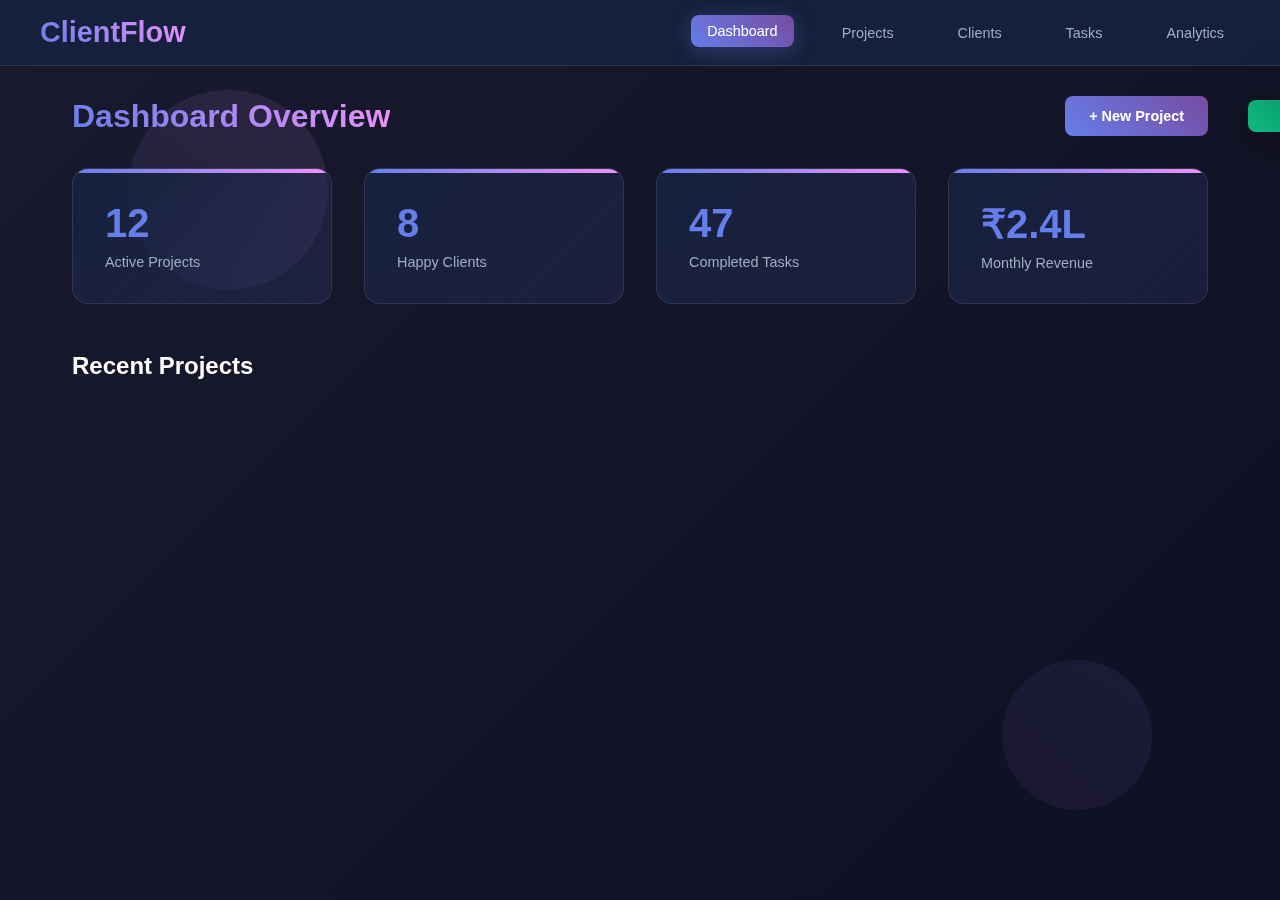
<file: client/index.html>
<!DOCTYPE html>
<html lang="en">
<head>
    <meta charset="UTF-8">
    <meta name="viewport" content="width=device-width, initial-scale=1.0">
    <title>ClientFlow - Project Management System</title>
    <style>
        * {
            margin: 0;
            padding: 0;
            box-sizing: border-box;
        }

        :root {
            --primary-color: #667eea;
            --secondary-color: #764ba2;
            --accent-color: #f093fb;
            --success-color: #10b981;
            --warning-color: #f59e0b;
            --danger-color: #ef4444;
            --dark-bg: #1a1a2e;
            --card-bg: #16213e;
            --text-primary: #ffffff;
            --text-secondary: #a0aec0;
        }

        body {
            font-family: 'Inter', -apple-system, BlinkMacSystemFont, sans-serif;
            background: linear-gradient(135deg, var(--dark-bg) 0%, #0f0f23 100%);
            color: var(--text-primary);
            min-height: 100vh;
            overflow-x: hidden;
        }

        /* Animated Background */
        .bg-animation {
            position: fixed;
            top: 0;
            left: 0;
            width: 100%;
            height: 100%;
            z-index: -1;
            opacity: 0.1;
        }

        .bg-animation::before {
            content: '';
            position: absolute;
            width: 200px;
            height: 200px;
            background: linear-gradient(45deg, var(--primary-color), var(--accent-color));
            border-radius: 50%;
            animation: float 6s ease-in-out infinite;
            top: 10%;
            left: 10%;
        }

        .bg-animation::after {
            content: '';
            position: absolute;
            width: 150px;
            height: 150px;
            background: linear-gradient(45deg, var(--secondary-color), var(--primary-color));
            border-radius: 50%;
            animation: float 8s ease-in-out infinite reverse;
            bottom: 10%;
            right: 10%;
        }

        @keyframes float {
            0%, 100% { transform: translateY(0px) rotate(0deg); }
            50% { transform: translateY(-20px) rotate(180deg); }
        }

        /* Header */
        .header {
            background: rgba(22, 33, 62, 0.9);
            backdrop-filter: blur(10px);
            padding: 1rem 2rem;
            position: fixed;
            top: 0;
            width: 100%;
            z-index: 1000;
            border-bottom: 1px solid rgba(255, 255, 255, 0.1);
        }

        .header-content {
            display: flex;
            justify-content: space-between;
            align-items: center;
            max-width: 1200px;
            margin: 0 auto;
        }

        .logo {
            font-size: 1.8rem;
            font-weight: bold;
            background: linear-gradient(45deg, var(--primary-color), var(--accent-color));
            -webkit-background-clip: text;
            -webkit-text-fill-color: transparent;
            background-clip: text;
        }

        .nav-tabs {
            display: flex;
            gap: 2rem;
        }

        .nav-tab {
            padding: 0.5rem 1rem;
            background: none;
            border: none;
            color: var(--text-secondary);
            cursor: pointer;
            border-radius: 8px;
            transition: all 0.3s ease;
            font-size: 0.9rem;
        }

        .nav-tab.active {
            background: linear-gradient(45deg, var(--primary-color), var(--secondary-color));
            color: white;
            transform: translateY(-2px);
            box-shadow: 0 4px 20px rgba(102, 126, 234, 0.3);
        }

        .nav-tab:hover {
            color: white;
            transform: translateY(-1px);
        }

        /* Main Container */
        .container {
            max-width: 1200px;
            margin: 0 auto;
            padding: 6rem 2rem 2rem;
        }

        /* Dashboard Section */
        .dashboard {
            display: grid;
            grid-template-columns: repeat(auto-fit, minmax(250px, 1fr));
            gap: 2rem;
            margin-bottom: 3rem;
        }

        .stat-card {
            background: linear-gradient(135deg, var(--card-bg) 0%, rgba(102, 126, 234, 0.1) 100%);
            padding: 2rem;
            border-radius: 16px;
            border: 1px solid rgba(255, 255, 255, 0.1);
            position: relative;
            overflow: hidden;
            transition: all 0.3s ease;
        }

        .stat-card:hover {
            transform: translateY(-5px);
            border-color: var(--primary-color);
            box-shadow: 0 10px 40px rgba(102, 126, 234, 0.2);
        }

        .stat-card::before {
            content: '';
            position: absolute;
            top: 0;
            left: 0;
            width: 100%;
            height: 4px;
            background: linear-gradient(90deg, var(--primary-color), var(--accent-color));
        }

        .stat-number {
            font-size: 2.5rem;
            font-weight: bold;
            color: var(--primary-color);
            margin-bottom: 0.5rem;
        }

        .stat-label {
            color: var(--text-secondary);
            font-size: 0.9rem;
        }

        /* Content Sections */
        .section {
            display: none;
            opacity: 0;
            transform: translateY(20px);
            transition: all 0.5s ease;
        }

        .section.active {
            display: block;
            opacity: 1;
            transform: translateY(0);
        }

        .section-header {
            display: flex;
            justify-content: space-between;
            align-items: center;
            margin-bottom: 2rem;
        }

        .section-title {
            font-size: 2rem;
            font-weight: bold;
            background: linear-gradient(45deg, var(--primary-color), var(--accent-color));
            -webkit-background-clip: text;
            -webkit-text-fill-color: transparent;
            background-clip: text;
        }

        .btn {
            padding: 0.75rem 1.5rem;
            border: none;
            border-radius: 8px;
            font-weight: 600;
            cursor: pointer;
            transition: all 0.3s ease;
            text-decoration: none;
            display: inline-flex;
            align-items: center;
            gap: 0.5rem;
            font-size: 0.9rem;
        }

        .btn-primary {
            background: linear-gradient(45deg, var(--primary-color), var(--secondary-color));
            color: white;
        }

        .btn-primary:hover {
            transform: translateY(-2px);
            box-shadow: 0 8px 25px rgba(102, 126, 234, 0.4);
        }

        .btn-secondary {
            background: rgba(255, 255, 255, 0.1);
            color: var(--text-primary);
            border: 1px solid rgba(255, 255, 255, 0.2);
        }

        .btn-success {
            background: var(--success-color);
            color: white;
        }

        .btn-danger {
            background: var(--danger-color);
            color: white;
        }

        /* Cards Grid */
        .cards-grid {
            display: grid;
            grid-template-columns: repeat(auto-fill, minmax(300px, 1fr));
            gap: 2rem;
            margin-top: 2rem;
        }

        .card {
            background: var(--card-bg);
            border-radius: 16px;
            padding: 2rem;
            border: 1px solid rgba(255, 255, 255, 0.1);
            transition: all 0.3s ease;
            position: relative;
            overflow: hidden;
        }

        .card:hover {
            transform: translateY(-5px);
            border-color: var(--primary-color);
            box-shadow: 0 15px 40px rgba(0, 0, 0, 0.3);
        }

        .card-header {
            display: flex;
            justify-content: space-between;
            align-items: flex-start;
            margin-bottom: 1rem;
        }

        .card-title {
            font-size: 1.2rem;
            font-weight: bold;
            color: var(--text-primary);
        }

        .status-badge {
            padding: 0.25rem 0.75rem;
            border-radius: 20px;
            font-size: 0.75rem;
            font-weight: 600;
            text-transform: uppercase;
        }

        .status-active { background: rgba(16, 185, 129, 0.2); color: var(--success-color); }
        .status-pending { background: rgba(245, 158, 11, 0.2); color: var(--warning-color); }
        .status-completed { background: rgba(102, 126, 234, 0.2); color: var(--primary-color); }

        /* Form Styles */
        .form-grid {
            display: grid;
            grid-template-columns: repeat(auto-fit, minmax(250px, 1fr));
            gap: 1.5rem;
            margin: 2rem 0;
        }

        .form-group {
            display: flex;
            flex-direction: column;
        }

        .form-label {
            margin-bottom: 0.5rem;
            color: var(--text-secondary);
            font-weight: 500;
        }

        .form-input,
.form-select,
.form-textarea {
            padding: 0.75rem;
            background: rgba(255, 255, 255, 0.05);
            border: 1px solid rgba(255, 255, 255, 0.2);
            border-radius: 8px;
            color: var(--text-primary);
            font-size: 0.9rem;
            transition: all 0.3s ease;
        }

        .form-input:focus,
        .form-select:focus,
        .form-textarea:focus {
            outline: none;
            border-color: var(--primary-color);
            box-shadow: 0 0 0 3px rgba(102, 126, 234, 0.1);
        }

        .form-textarea {
            resize: vertical;
            min-height: 100px;
        }

        /* Modal */
        .modal {
            display: none;
            position: fixed;
            top: 0;
            left: 0;
            width: 100%;
            height: 100%;
            background: rgba(0, 0, 0, 0.8);
            backdrop-filter: blur(5px);
            z-index: 2000;
            opacity: 0;
            transition: opacity 0.3s ease;
        }

        .modal.active {
            display: flex;
            align-items: center;
            justify-content: center;
            opacity: 1;
        }

        .modal-content {
            background: var(--card-bg);
            padding: 2rem;
            border-radius: 16px;
            border: 1px solid rgba(255, 255, 255, 0.1);
            max-width: 500px;
            width: 90%;
            max-height: 80vh;
            overflow-y: auto;
            transform: scale(0.9);
            transition: transform 0.3s ease;
        }

        .modal.active .modal-content {
            transform: scale(1);
        }

        .modal-header {
            display: flex;
            justify-content: space-between;
            align-items: center;
            margin-bottom: 2rem;
        }

        .modal-title {
            font-size: 1.5rem;
            font-weight: bold;
        }

        .close-btn {
            background: none;
            border: none;
            color: var(--text-secondary);
            font-size: 1.5rem;
            cursor: pointer;
            padding: 0.5rem;
            border-radius: 50%;
            transition: all 0.3s ease;
        }

        .close-btn:hover {
            background: rgba(255, 255, 255, 0.1);
            color: var(--text-primary);
        }

        /* Progress Bar */
        .progress-bar {
            width: 100%;
            height: 8px;
            background: rgba(255, 255, 255, 0.1);
            border-radius: 4px;
            overflow: hidden;
            margin: 1rem 0;
        }

        .progress-fill {
            height: 100%;
            background: linear-gradient(90deg, var(--primary-color), var(--accent-color));
            border-radius: 4px;
            transition: width 0.3s ease;
        }

        /* Table */
        .table-container {
            background: var(--card-bg);
            border-radius: 16px;
            overflow: hidden;
            border: 1px solid rgba(255, 255, 255, 0.1);
        }

        .table {
            width: 100%;
            border-collapse: collapse;
        }

        .table th,
        .table td {
            padding: 1rem;
            text-align: left;
            border-bottom: 1px solid rgba(255, 255, 255, 0.1);
        }

        .table th {
            background: rgba(102, 126, 234, 0.1);
            font-weight: 600;
            color: var(--primary-color);
        }

        .table tr:hover {
            background: rgba(255, 255, 255, 0.05);
        }

        /* Notification */
        .notification {
            position: fixed;
            top: 100px;
            right: 2rem;
            background: linear-gradient(45deg, var(--success-color), #059669);
            color: white;
            padding: 1rem 2rem;
            border-radius: 8px;
            transform: translateX(100%);
            transition: transform 0.3s ease;
            z-index: 3000;
            box-shadow: 0 10px 40px rgba(0, 0, 0, 0.3);
        }

        .notification.show {
            transform: translateX(0);
        }

        .notification.error {
            background: linear-gradient(45deg, var(--danger-color), #dc2626);
        }

        /* Loading Spinner */
        .loading {
            display: inline-block;
            width: 20px;
            height: 20px;
            border: 2px solid rgba(255, 255, 255, 0.3);
            border-radius: 50%;
            border-top-color: var(--primary-color);
            animation: spin 1s ease-in-out infinite;
        }

        @keyframes spin {
            to { transform: rotate(360deg); }
        }

        /* Responsive Design */
        @media (max-width: 768px) {
            .header-content {
                flex-direction: column;
                gap: 1rem;
            }

            .nav-tabs {
                flex-wrap: wrap;
                gap: 1rem;
            }

            .dashboard {
                grid-template-columns: 1fr;
            }

            .cards-grid {
                grid-template-columns: 1fr;
            }

            .form-grid {
                grid-template-columns: 1fr;
            }

            .container {
                padding: 6rem 1rem 2rem;
            }
        }
    </style>
</head>
<body>
    <div class="bg-animation"></div>

    <!-- Header -->
    <header class="header">
        <div class="header-content">
            <div class="logo">ClientFlow</div>
            <nav class="nav-tabs">
                <button class="nav-tab active" onclick="showSection('dashboard')">Dashboard</button>
                <button class="nav-tab" onclick="showSection('projects')">Projects</button>
                <button class="nav-tab" onclick="showSection('clients')">Clients</button>
                <button class="nav-tab" onclick="showSection('tasks')">Tasks</button>
                <button class="nav-tab" onclick="showSection('analytics')">Analytics</button>
            </nav>
        </div>
    </header>

    <!-- Main Container -->
    <div class="container">
        <!-- Dashboard Section -->
        <section id="dashboard-section" class="section active">
            <div class="section-header">
                <h1 class="section-title">Dashboard Overview</h1>
                <button class="btn btn-primary" onclick="openModal('project')">
                    + New Project
                </button>
            </div>

            <div class="dashboard">
                <div class="stat-card">
                    <div class="stat-number" id="totalProjects">12</div>
                    <div class="stat-label">Active Projects</div>
                </div>
                <div class="stat-card">
                    <div class="stat-number" id="totalClients">8</div>
                    <div class="stat-label">Happy Clients</div>
                </div>
                <div class="stat-card">
                    <div class="stat-number" id="completedTasks">47</div>
                    <div class="stat-label">Completed Tasks</div>
                </div>
                <div class="stat-card">
                    <div class="stat-number" id="revenue">₹2.4L</div>
                    <div class="stat-label">Monthly Revenue</div>
                </div>
            </div>

            <div class="section-header">
                <h2>Recent Projects</h2>
            </div>
            
            <div class="cards-grid" id="recentProjects">
                <!-- Projects will be loaded here -->
            </div>
        </section>

        <!-- Projects Section -->
        <section id="projects-section" class="section">
            <div class="section-header">
                <h1 class="section-title">Projects</h1>
                <button class="btn btn-primary" onclick="openModal('project')">
                    + Add Project
                </button>
            </div>
            
            <div class="cards-grid" id="projectsGrid">
                <!-- Projects will be loaded here -->
            </div>
        </section>

        <!-- Clients Section -->
        <section id="clients-section" class="section">
            <div class="section-header">
                <h1 class="section-title">Clients</h1>
                <button class="btn btn-primary" onclick="openModal('client')">
                    + Add Client
                </button>
            </div>
            
            <div class="table-container">
                <table class="table">
                    <thead>
                        <tr>
                            <th>Client Name</th>
                            <th>Company</th>
                            <th>Projects</th>
                            <th>Status</th>
                            <th>Actions</th>
                        </tr>
                    </thead>
                    <tbody id="clientsTable">
                        <!-- Clients will be loaded here -->
                    </tbody>
                </table>
            </div>
        </section>

        <!-- Tasks Section -->
        <section id="tasks-section" class="section">
            <div class="section-header">
                <h1 class="section-title">Tasks</h1>
                <button class="btn btn-primary" onclick="openModal('task')">
                    + Add Task
                </button>
            </div>
            
            <div class="cards-grid" id="tasksGrid">
                <!-- Tasks will be loaded here -->
            </div>
        </section>

        <!-- Analytics Section -->
        <section id="analytics-section" class="section">
            <div class="section-header">
                <h1 class="section-title">Analytics</h1>
            </div>
            
            <div class="dashboard">
                <div class="stat-card">
                    <div class="stat-number">94%</div>
                    <div class="stat-label">Client Satisfaction</div>
                </div>
                <div class="stat-card">
                    <div class="stat-number">2.3x</div>
                    <div class="stat-label">Productivity Increase</div>
                </div>
                <div class="stat-card">
                    <div class="stat-number">15</div>
                    <div class="stat-label">Avg. Project Duration (Days)</div>
                </div>
                <div class="stat-card">
                    <div class="stat-number">89%</div>
                    <div class="stat-label">On-Time Delivery</div>
                </div>
            </div>

            <div class="cards-grid">
                <div class="card">
                    <h3>Project Performance</h3>
                    <div class="progress-bar">
                        <div class="progress-fill" style="width: 78%"></div>
                    </div>
                    <p>Overall project success rate: 78%</p>
                </div>
                <div class="card">
                    <h3>Client Retention</h3>
                    <div class="progress-bar">
                        <div class="progress-fill" style="width: 92%"></div>
                    </div>
                    <p>Client retention rate: 92%</p>
                </div>
            </div>
        </section>
    </div>

    <!-- Modal -->
    <div id="modal" class="modal">
        <div class="modal-content">
            <div class="modal-header">
                <h2 class="modal-title" id="modalTitle">Add New Item</h2>
                <button class="close-btn" onclick="closeModal()">&times;</button>
            </div>
            <form id="modalForm">
                <div id="modalFields">
                    <!-- Form fields will be loaded here -->
                </div>
                <div style="margin-top: 2rem; display: flex; gap: 1rem; justify-content: flex-end;">
                    <button type="button" class="btn btn-secondary" onclick="closeModal()">Cancel</button>
                    <button type="submit" class="btn btn-primary" id="submitBtn">
                        <span class="loading" style="display: none;"></span>
                        Save
                    </button>
                </div>
            </form>
        </div>
    </div>

    <!-- Notification -->
    <div id="notification" class="notification"></div>

    <script>
        // Sample Data Storage (simulating backend)
        let projects = [
            {
                id: 1,
                name: "E-commerce Platform",
                client: "TechCorp Ltd",
                status: "active",
                progress: 65,
                deadline: "2024-04-15",
                budget: "₹50,000",
                description: "Full-stack e-commerce solution with payment integration"
            },
            {
                id: 2,
                name: "Mobile App Development",
                client: "StartupHub",
                status: "pending",
                progress: 30,
                deadline: "2024-05-01",
                budget: "₹75,000",
                description: "React Native mobile application for iOS and Android"
            },
            {
                id: 3,
                name: "Website Redesign",
                client: "DesignStudio",
                status: "completed",
                progress: 100,
                deadline: "2024-03-20",
                budget: "₹25,000",
                description: "Complete website redesign with modern UI/UX"
            }
        ];

        let clients = [
            {
                id: 1,
                name: "John Smith",
                company: "TechCorp Ltd",
                email: "john@techcorp.com",
                phone: "+91-9876543210",
                projects: 2,
                status: "active"
            },
            {
                id: 2,
                name: "Sarah Johnson",
                company: "StartupHub",
                email: "sarah@startuphub.com",
                phone: "+91-8765432109",
                projects: 1,
                status: "active"
            },
            {
                id: 3,
                name: "Mike Davis",
                company: "DesignStudio",
                email: "mike@designstudio.com",
                phone: "+91-7654321098",
                projects: 1,
                status: "completed"
            }
        ];

        let tasks = [
            {
                id: 1,
                title: "Database Design",
                project: "E-commerce Platform",
                priority: "high",
                status: "completed",
                assignee: "Developer A",
                deadline: "2024-03-25"
            },
            {
                id: 2,
                title: "API Development",
                project: "Mobile App Development",
                priority: "medium",
                status: "active",
                assignee: "Developer B",
                deadline: "2024-04-10"
            },
            {
                id: 3,
                title: "UI Implementation",
                project: "Website Redesign",
                priority: "low",
                status: "pending",
                assignee: "Designer A",
                deadline: "2024-04-05"
            }
        ];

        // Current section tracking
        let currentSection = 'dashboard';

        // Navigation
        function showSection(sectionName) {
            // Hide all sections
            document.querySelectorAll('.section').forEach(section => {
                section.classList.remove('active');
            });

            // Remove active class from nav tabs
            document.querySelectorAll('.nav-tab').forEach(tab => {
                tab.classList.remove('active');
            });

            // Show selected section
            document.getElementById(sectionName + '-section').classList.add('active');
            
            // Add active class to clicked tab
            event.target.classList.add('active');

            currentSection = sectionName;

            // Load section-specific data
            loadSectionData(sectionName);

            // Show notification
            showNotification(`Switched to ${sectionName.charAt(0).toUpperCase() + sectionName.slice(1)} section`);
        }

        // Load section data
        function loadSectionData(section) {
            switch(section) {
                case 'dashboard':
                    loadDashboard();
                    break;
                case 'projects':
                    loadProjects();
                    break;
                case 'clients':
                    loadClients();
                    break;
                case 'tasks':
                    loadTasks();
                    break;
            }
        }

        // Load dashboard data
        function loadDashboard() {
            loadRecentProjects();
            updateDashboardStats();
        }

        function updateDashboardStats() {
            document.getElementById('totalProjects').textContent = projects.filter(p => p.status === 'active').length;
            document.getElementById('totalClients').textContent = clients.length;
            document.getElementById('completedTasks').textContent = tasks.filter(t => t.status === 'completed').length;
        }

        function loadRecentProjects() {
            const container = document.getElementById('recentProjects');
            container.innerHTML = '';

            projects.slice(0, 3).forEach(project => {
                const projectCard = createProjectCard(project);
                container.appendChild(projectCard);
            });
        }

        // Load projects
        function loadProjects() {
            const container = document.getElementById('projectsGrid');
            container.innerHTML = '';

            projects.forEach(project => {
                const projectCard = createProjectCard(project);
                container.appendChild(projectCard);
            });
        }

        function createProjectCard(project) {
            const card = document.createElement('div');
            card.className = 'card';
            
            const statusClass = `status-${project.status}`;
            
            card.innerHTML = `
                <div class="card-header">
                    <h3 class="card-title">${project.name}</h3>
                    <span class="status-badge ${statusClass}">${project.status}</span>
                </div>
                <p style="color: var(--text-secondary); margin-bottom: 1rem;">
                    Client: ${project.client}
                </p>
                <p style="margin-bottom: 1rem;">${project.description}</p>
                <div class="progress-bar">
                    <div class="progress-fill" style="width: ${project.progress}%"></div>
                </div>
                <p style="font-size: 0.8rem; color: var(--text-secondary); margin-top: 0.5rem;">
                    Progress: ${project.progress}%
                </p>
                <div style="margin-top: 1rem; display: flex; justify-content: space-between; align-items: center;">
                    <span style="font-weight: 600; color: var(--primary-color);">${project.budget}</span>
                    <span style="font-size: 0.8rem; color: var(--text-secondary);">Due: ${project.deadline}</span>
                </div>
                <div style="margin-top: 1rem; display: flex; gap: 0.5rem;">
                    <button class="btn btn-secondary" onclick="editProject(${project.id})" style="flex: 1; padding: 0.5rem;">Edit</button>
                    <button class="btn btn-danger" onclick="deleteProject(${project.id})" style="flex: 1; padding: 0.5rem;">Delete</button>
                </div>
            `;

            return card;
        }

        // Load clients
        function loadClients() {
    const tbody = document.getElementById('clientsTable');
    tbody.innerHTML = '';

    clients.forEach(client => {
        const row = document.createElement('tr');
        row.innerHTML = `
            <td>${client.name}</td>
            <td>${client.company}</td>
            <td>${client.projects}</td>
            <td><span class="status-badge status-${client.status}">${client.status}</span></td>
            <td>
                <button class="btn btn-secondary" onclick="editClient(${client.id})" style="padding: 0.25rem 0.5rem; font-size: 0.8rem;">Edit</button>
                <button class="btn btn-danger" onclick="deleteClient(${client.id})" style="padding: 0.25rem 0.5rem; font-size: 0.8rem;">Delete</button>
            </td>
        `;
        tbody.appendChild(row);
    });
}
</file>
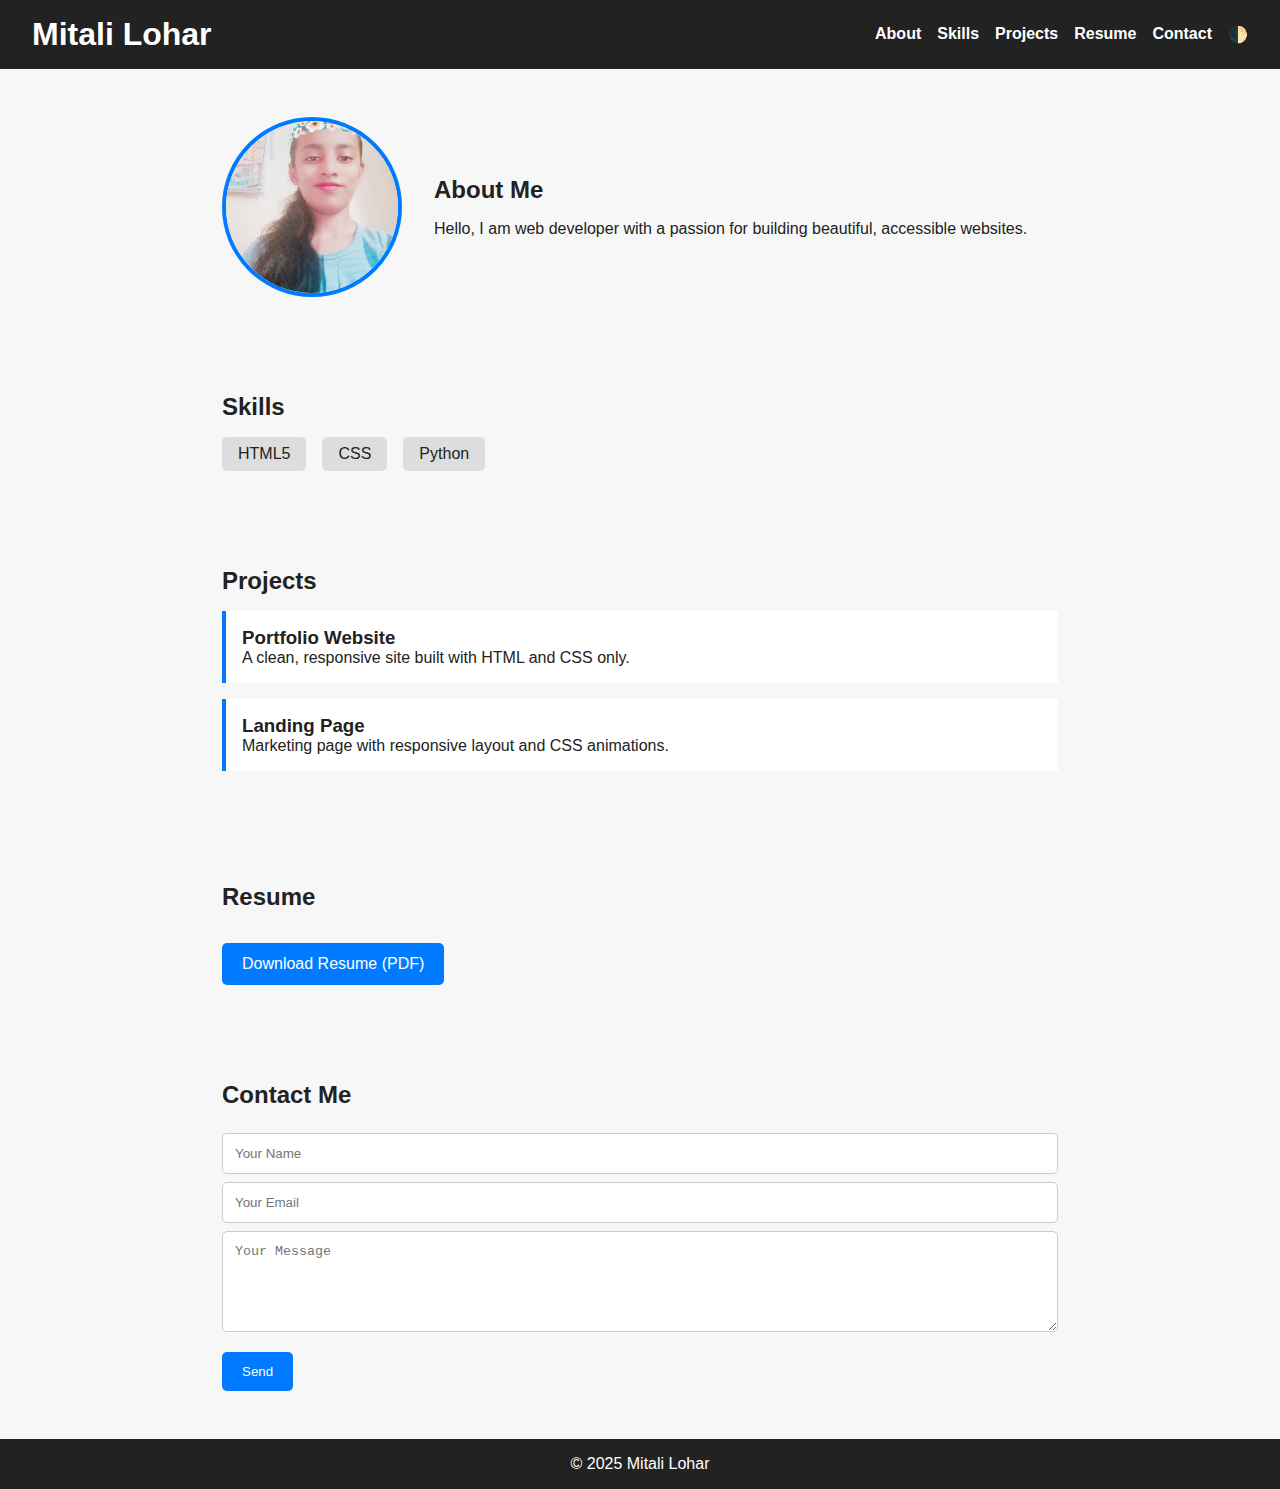
<file: portfolio/index.html>
<!DOCTYPE html>
<html lang="en">
<head>
  <meta charset="UTF-8" />
  <meta name="viewport" content="width=device-width, initial-scale=1.0"/>
  <title>Mitali Lohar Portfolio</title>
  <link rel="stylesheet" href="style.css" />
</head>
<body>
  <!-- Mobile Menu Toggle -->
  <input type="checkbox" id="menu-toggle" />
  <label for="menu-toggle" class="menu-icon">☰</label>

  <header>
    <nav>
      <h1>Mitali Lohar</h1>
      <ul class="nav-links">
        <li><a href="#about">About</a></li>
        <li><a href="#skills">Skills</a></li>
        <li><a href="#projects">Projects</a></li>
        <li><a href="#resume">Resume</a></li>
        <li><a href="#contact">Contact</a></li>
        <li>
          <label for="dark-toggle" class="dark-mode-switch">🌓</label>
        </li>
      </ul>
    </nav>
  </header>

  <!-- Dark Mode Toggle -->
  <input type="checkbox" id="dark-toggle" />

  <main>
    <section id="about" class="section about-section">
  <div class="about-container">
    <img src="assets/image/profile.jpg" alt="Profile Picture" class="profile-img" />
    <div class="about-text">
      <h2>About Me</h2>
      <p>Hello, I am web developer with a passion for building beautiful, accessible websites.</p>
    </div>
  </div>
</section>

    <section id="skills" class="section">
      <h2>Skills</h2>
      <ul class="skills-list">
        <li>HTML5</li>
        <li>CSS</li>
        <li>Python</li>
      </ul>
    </section>

    <section id="projects" class="section">
      <h2>Projects</h2>
      <div class="project">
        <h3>Portfolio Website</h3>
        <p>A clean, responsive site built with HTML and CSS only.</p>
      </div>
      <div class="project">
        <h3>Landing Page</h3>
        <p>Marketing page with responsive layout and CSS animations.</p>
      </div>
    </section>

    <section id="resume" class="section">
      <h2>Resume</h2>
      <p><a href="#" class="button">Download Resume (PDF)</a></p>
    </section>

    <section id="contact" class="section">
      <h2>Contact Me</h2>
      <form>
        <input type="text" placeholder="Your Name" required />
        <input type="email" placeholder="Your Email" required />
        <textarea placeholder="Your Message" rows="5" required></textarea>
        <button type="submit">Send</button>
      </form>
    </section>
  </main>

  <footer>
    <p>© 2025 Mitali Lohar</p>
  </footer>
</body>
</html>
</file>
<file: portfolio/style.css>
/* Base Reset */
* {
  margin: 0;
  padding: 0;
  box-sizing: border-box;
}

html {
  scroll-behavior: smooth;
}

body {
  font-family: Arial, sans-serif;
  background: #f7f7f7;
  color: #222;
  transition: background 0.4s, color 0.4s;
}

/* Dark Mode */
#dark-toggle:checked ~ body,
#dark-toggle:checked ~ main,
#dark-toggle:checked ~ footer {
  background: #121212;
  color: #eee;
}

#dark-toggle:checked ~ body .button {
  background: #444;
}

#dark-toggle {
  display: none;
}

.dark-mode-switch {
  cursor: pointer;
}

/* Header */
header {
  background: #222;
  color: #fff;
  padding: 1rem 2rem;
  position: sticky;
  top: 0;
  z-index: 1000;
}

nav {
  display: flex;
  justify-content: space-between;
  align-items: center;
}

.nav-links {
  display: flex;
  list-style: none;
  gap: 1rem;
}

.nav-links a {
  color: white;
  text-decoration: none;
  font-weight: bold;
}

/* Hamburger Menu */
.menu-icon {
  display: none;
  font-size: 2rem;
  color: white;
  cursor: pointer;
}

#menu-toggle {
  display: none;
}

@media (max-width: 768px) {
  .nav-links {
    display: none;
    flex-direction: column;
    position: absolute;
    background: #333;
    right: 0;
    top: 60px;
    width: 200px;
    padding: 1rem;
  }

  #menu-toggle:checked ~ header .nav-links {
    display: flex;
  }

  .menu-icon {
    display: block;
  }
}

/* Sections */
.section {
  padding: 3rem 2rem;
  max-width: 900px;
  margin: auto;
}

h2 {
  margin-bottom: 1rem;
}

/* Skills */
.skills-list {
  display: flex;
  flex-wrap: wrap;
  gap: 1rem;
  list-style: none;
}

.skills-list li {
  background: #ddd;
  padding: 0.5rem 1rem;
  border-radius: 5px;
}

#dark-toggle:checked ~ main .skills-list li {
  background: #333;
}

/* Projects */
.project {
  background: #fff;
  margin: 1rem 0;
  padding: 1rem;
  border-left: 4px solid #007bff;
  transition: transform 0.3s ease;
}

.project:hover {
  transform: scale(1.02);
}

#dark-toggle:checked ~ main .project {
  background: #1e1e1e;
}

/* Buttons */
.button, form button {
  display: inline-block;
  background: #007bff;
  color: white;
  padding: 0.75rem 1.25rem;
  border: none;
  text-decoration: none;
  border-radius: 5px;
  margin-top: 1rem;
  cursor: pointer;
}

/* Forms */
form input, form textarea {
  width: 100%;
  padding: 0.75rem;
  margin-top: 0.5rem;
  border: 1px solid #ccc;
  border-radius: 5px;
}

form button {
  margin-top: 1rem;
}

/* Footer */
footer {
  background: #222;
  color: white;
  text-align: center;
  padding: 1rem 0;
}
.about-container {
  display: flex;
  align-items: center;
  flex-wrap: wrap;
  gap: 2rem;
}

.profile-img {
  width: 180px;
  height: 180px;
  border-radius: 50%;
  object-fit: cover;
  border: 4px solid #007bff;
  transition: transform 0.3s ease;
}

.profile-img:hover {
  transform: scale(1.05);
}

.about-text {
  flex: 1;
}

@media (max-width: 768px) {
  .about-container {
    flex-direction: column;
    text-align: center;
  }

  .about-text {
    margin-top: 1rem;
  }
}
</file>
